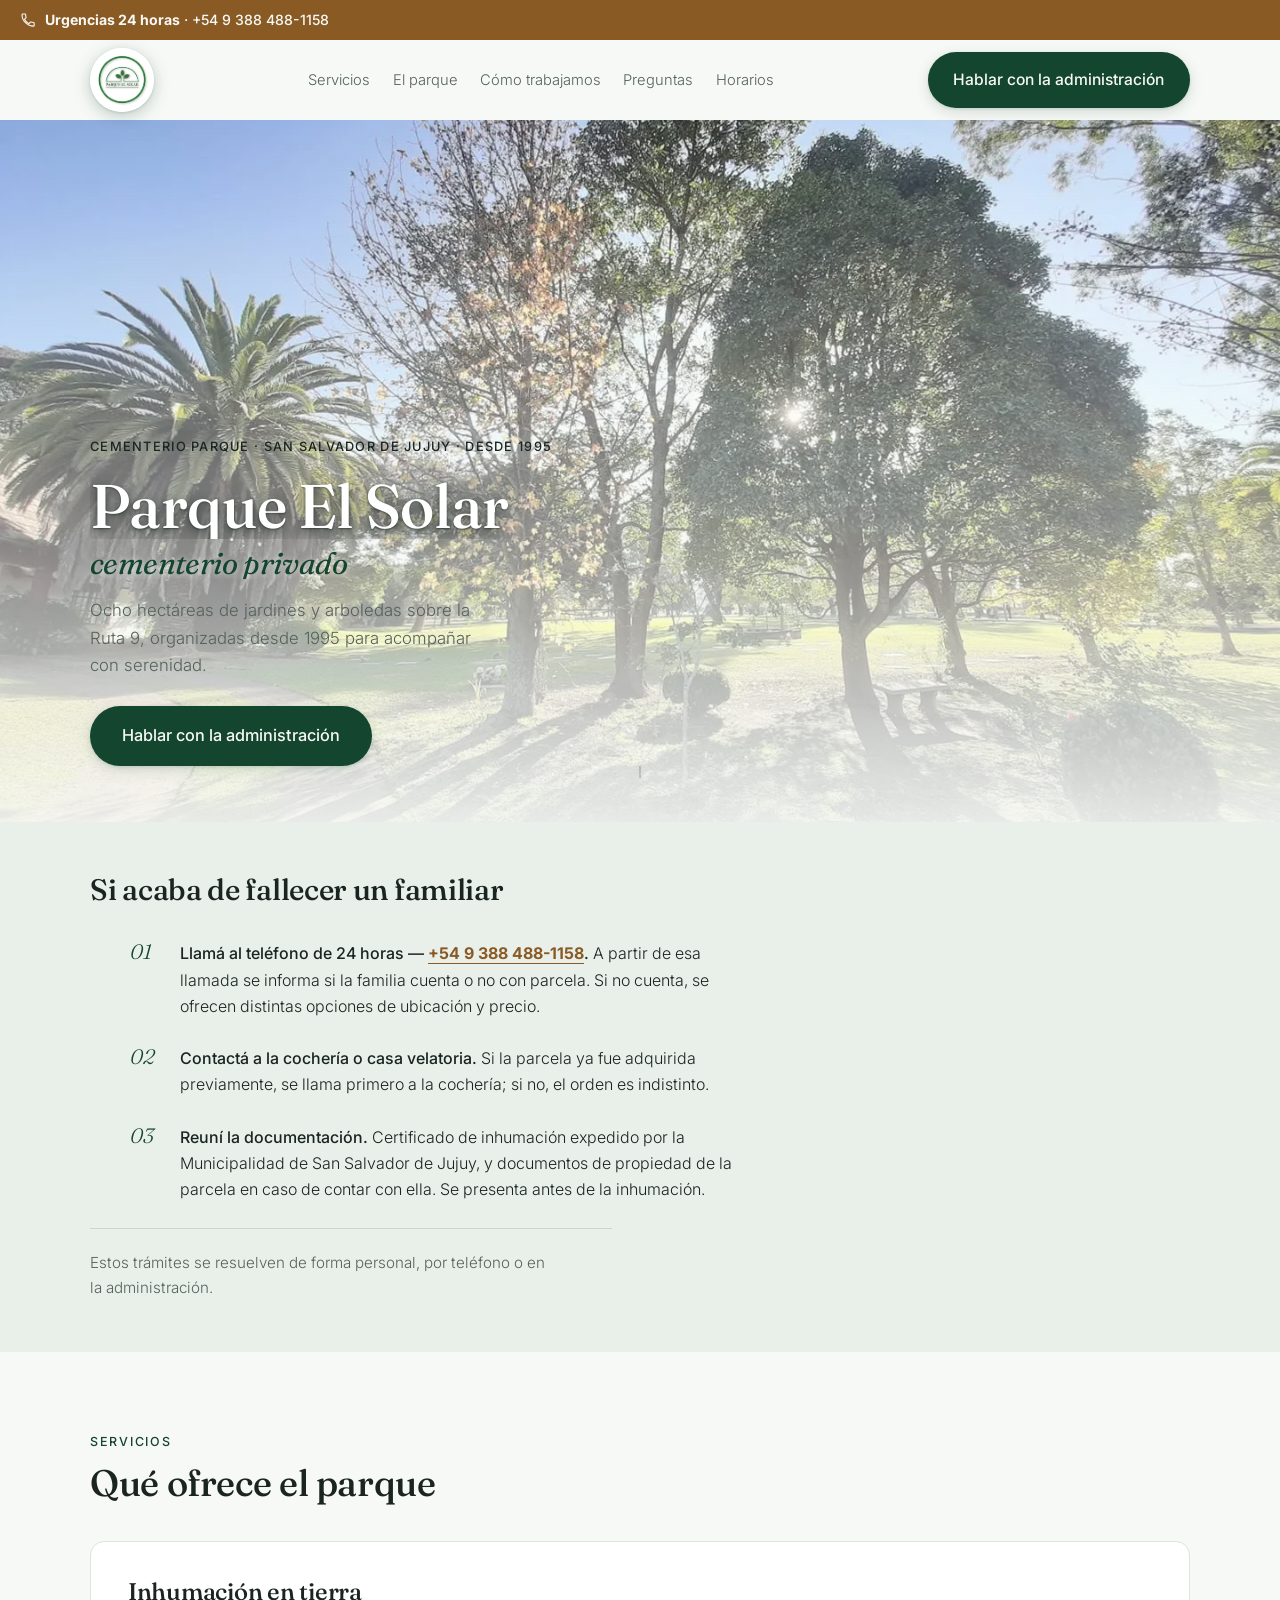
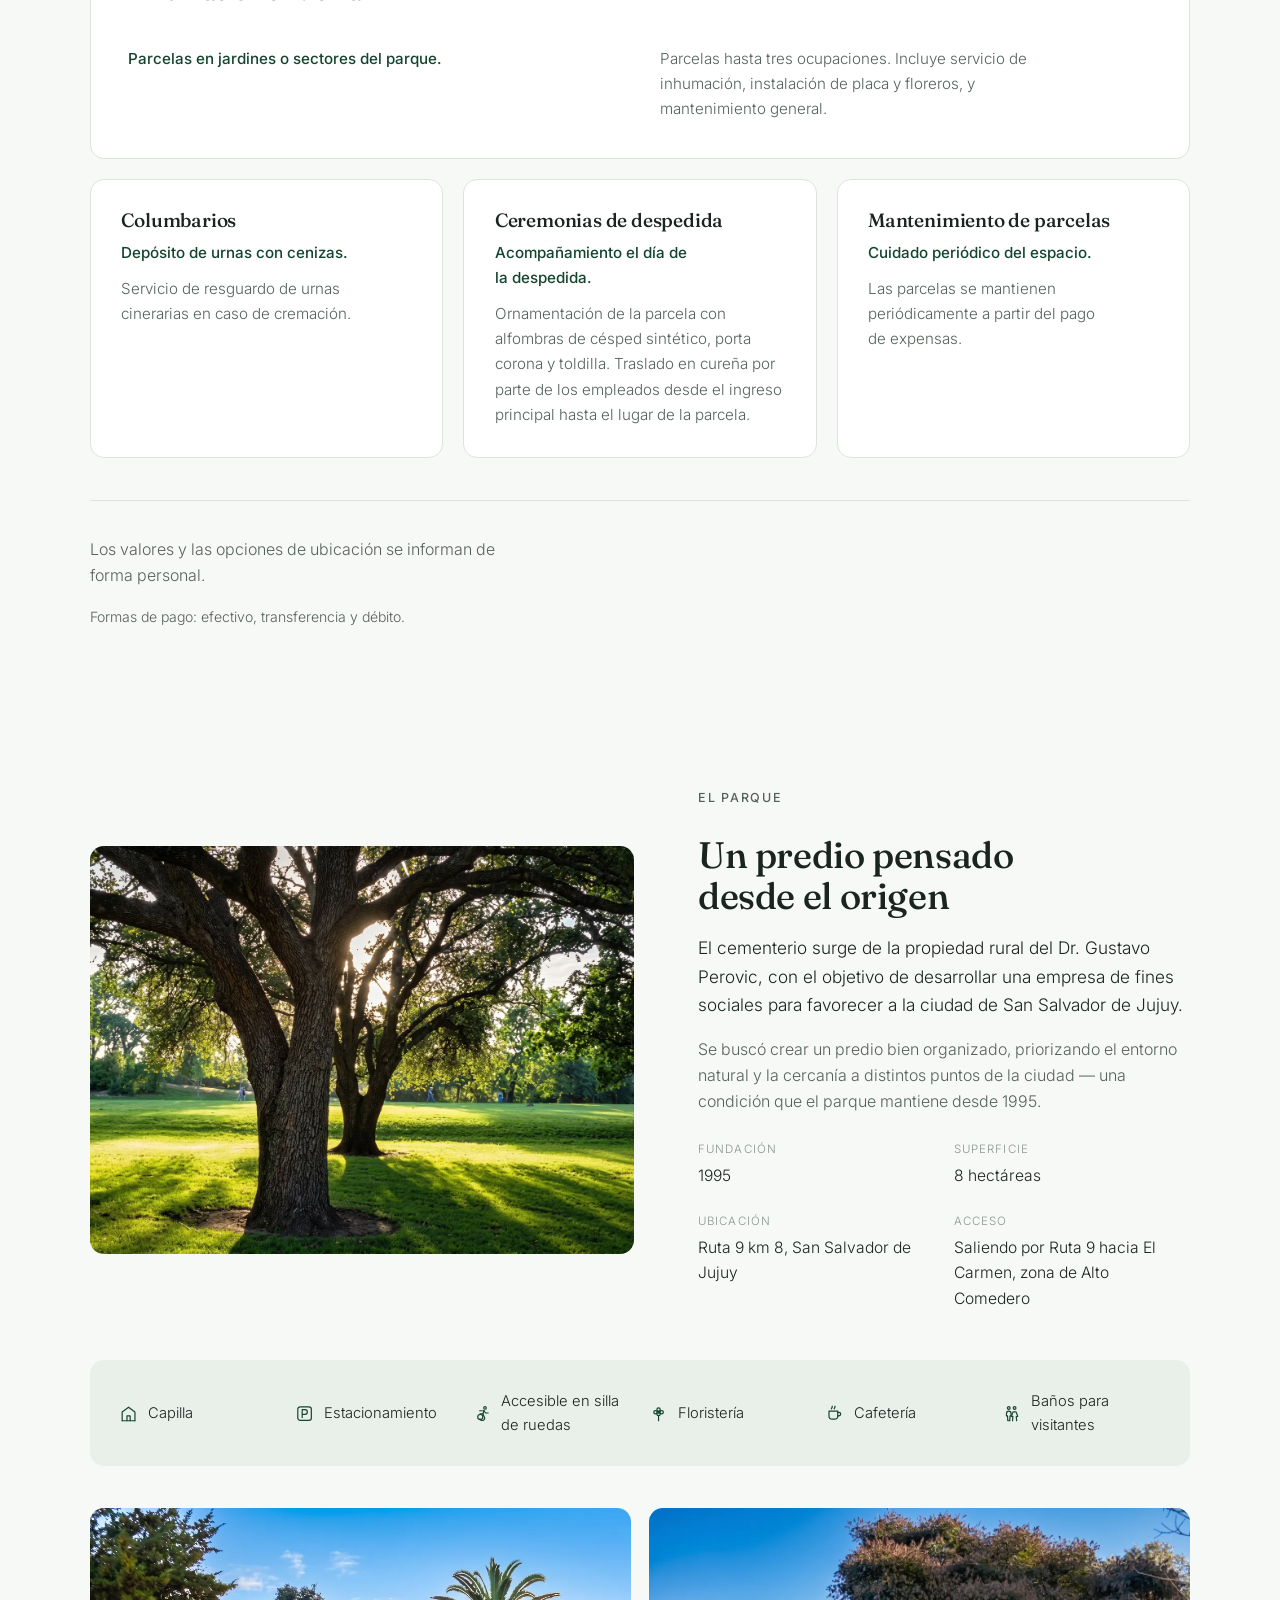
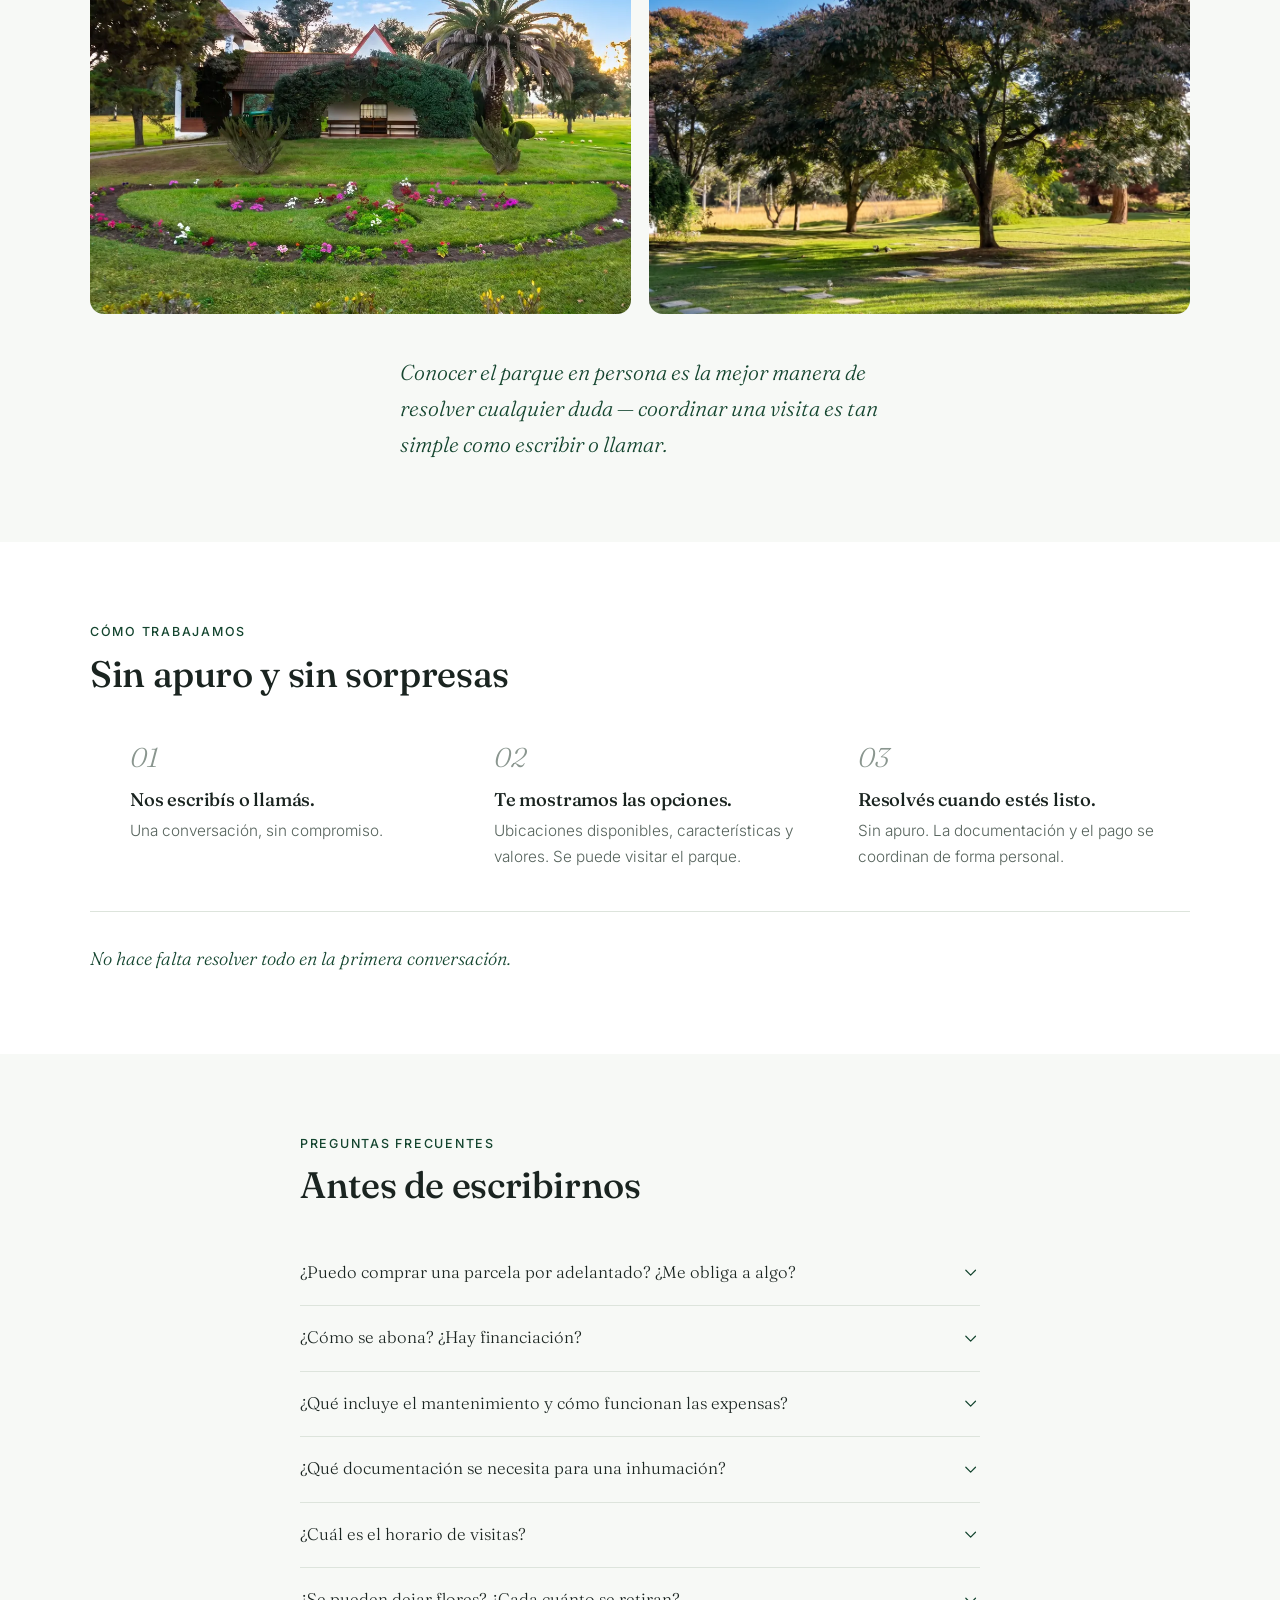
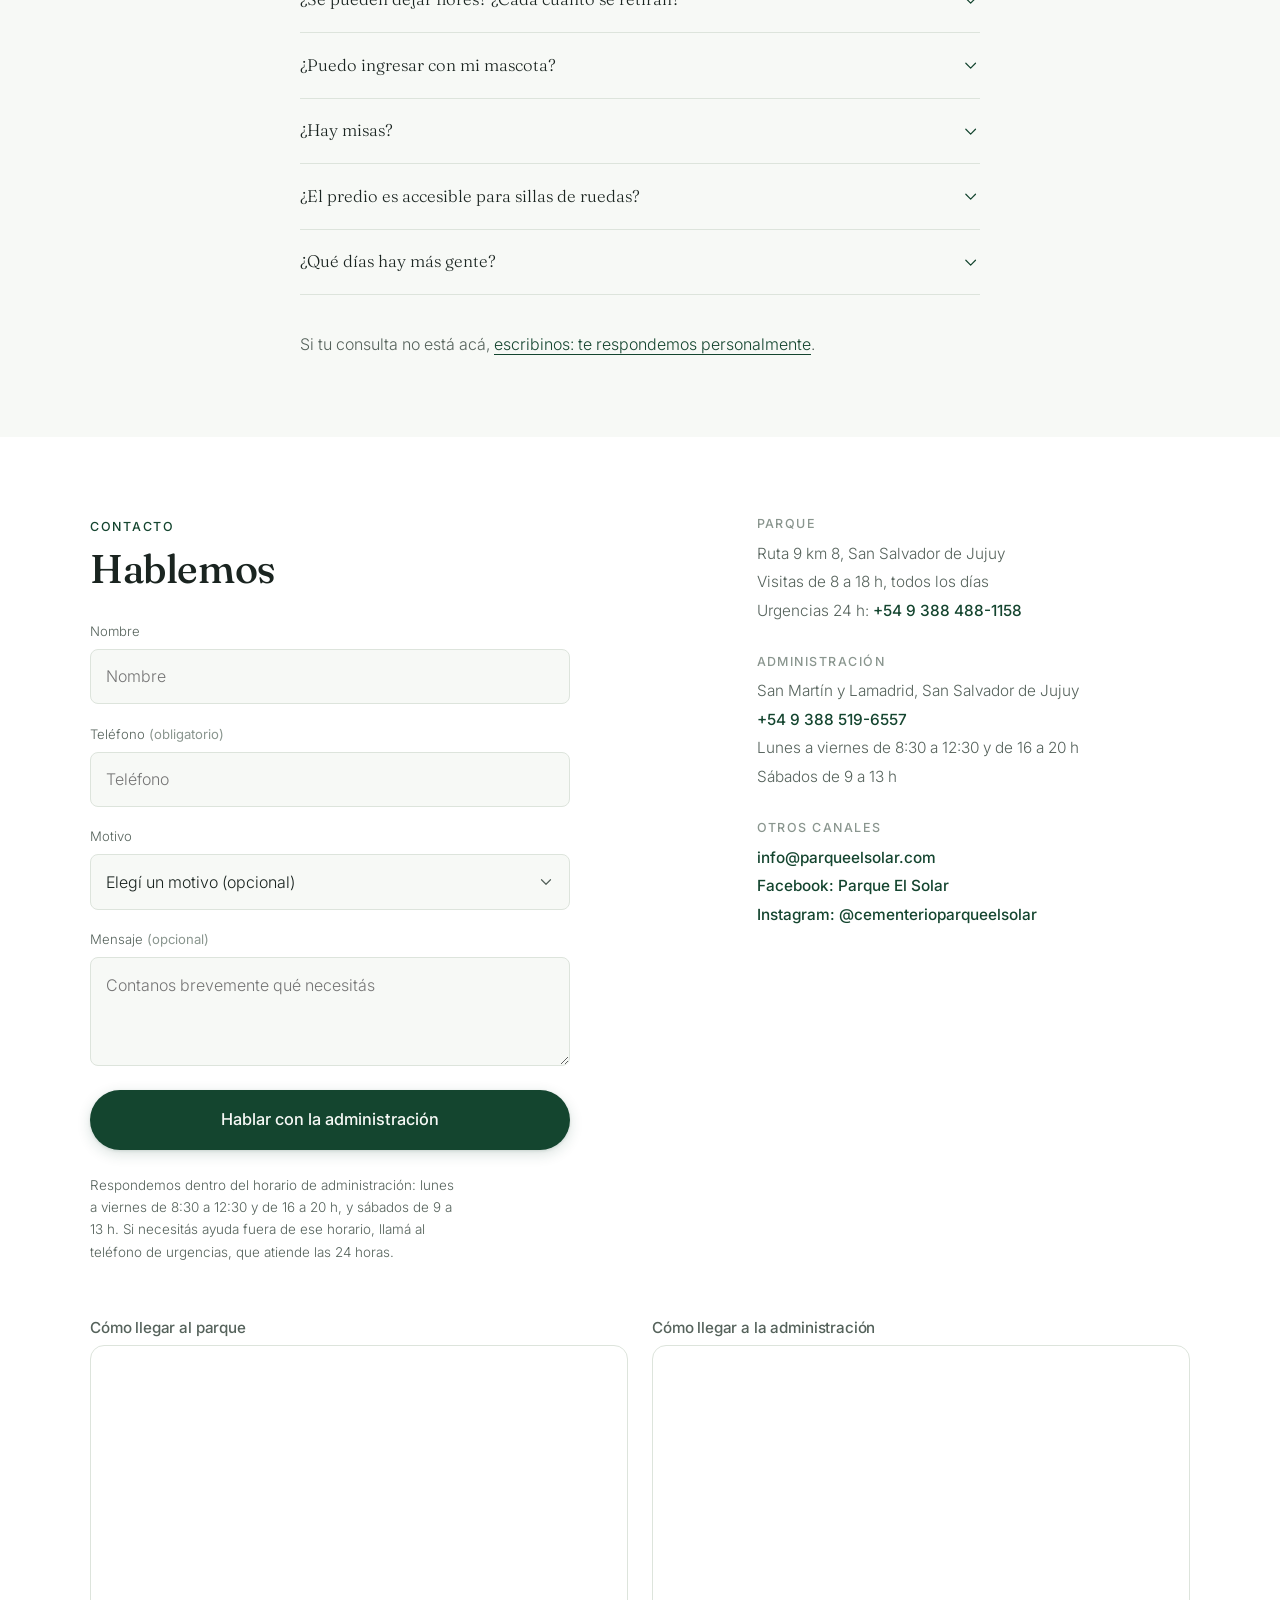
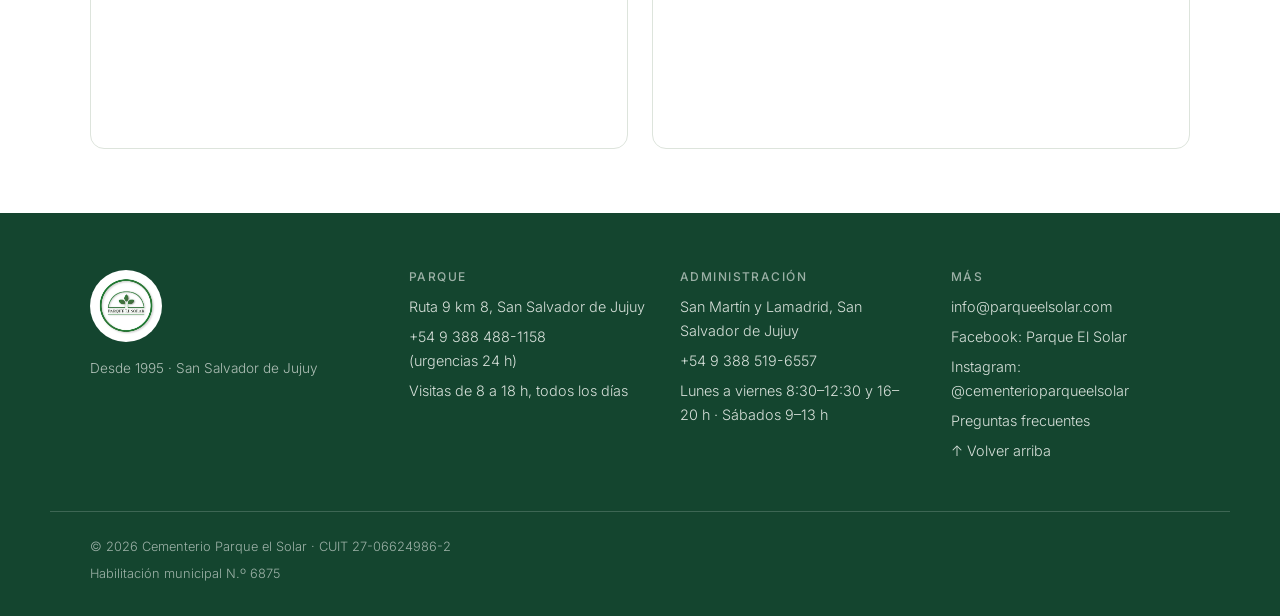
<file: index.html>
<!doctype html>
<html lang="es">
<head>
<meta charset="utf-8">
<meta name="viewport" content="width=device-width, initial-scale=1">
<title>Cementerio Parque El Solar · San Salvador de Jujuy</title>
<meta name="description" content="Cementerio Parque El Solar, en San Salvador de Jujuy. Ocho hectáreas de jardines y arboledas desde 1995. Inhumación, columbarios, ceremonias y mantenimiento de parcelas. Hablá con la administración.">
<meta name="theme-color" content="#14452F">

<link rel="icon" type="image/svg+xml" href="favicon.svg?v=20260828">

<link rel="preconnect" href="https://fonts.googleapis.com">
<link rel="preconnect" href="https://fonts.gstatic.com" crossorigin>
<link rel="stylesheet" href="https://fonts.googleapis.com/css2?family=Fraunces:ital,opsz,wght@0,9..144,300;0,9..144,400;0,9..144,500;0,9..144,600;1,9..144,400;1,9..144,500&family=Inter:wght@300;400;500&display=swap">

<link rel="preload" as="image" href="assets/img/hero.webp" fetchpriority="high">
<link rel="stylesheet" href="styles.css?v=20260828">

<meta property="og:title" content="Cementerio Parque El Solar · San Salvador de Jujuy">
<meta property="og:description" content="Ocho hectáreas de jardines y arboledas desde 1995. Hablá con la administración.">
<meta property="og:image" content="assets/img/hero.webp">
<meta property="og:type" content="website">
</head>
<body id="top">

<a class="skip-link" href="#contenido">Saltar al contenido</a>

<!-- ===========================================================
     ELEMENTO CERO — acceso permanente a urgencias 24 h.
     Presente desde el primer píxel, sin animación de entrada.
     Versión de escritorio (barra superior) y versión móvil
     (barra inferior fija) conviven en el HTML; el CSS muestra
     una u otra según el ancho de pantalla.
     =========================================================== -->
<div class="urgencias-bar urgencias-bar--desktop" role="complementary" aria-label="Urgencias las 24 horas">
  <a class="urgencias-bar-link" href="tel:+5493884881158">
    <svg class="icon" viewBox="0 0 24 24" fill="none" stroke="currentColor" stroke-width="1.6" stroke-linecap="round" stroke-linejoin="round" aria-hidden="true"><path d="M6.6 10.8c1.4 2.8 3.8 5.2 6.6 6.6l2.2-2.2c.3-.3.7-.4 1-.2 1.1.4 2.3.6 3.6.6.6 0 1 .4 1 1V20c0 .6-.4 1-1 1C10.9 21 3 13.1 3 3.9c0-.5.4-1 1-1h3.4c.6 0 1 .4 1 1 0 1.2.2 2.4.6 3.6.1.4 0 .8-.2 1z"/></svg>
    <span><strong>Urgencias 24 horas</strong> · +54 9 388 488-1158</span>
  </a>
</div>

<div class="urgencias-bar urgencias-bar--mobile" data-urgencias-mobile role="complementary" aria-label="Urgencias las 24 horas">
  <a class="urgencias-mobile-btn" href="tel:+5493884881158">
    <svg class="icon" viewBox="0 0 24 24" fill="none" stroke="currentColor" stroke-width="1.6" stroke-linecap="round" stroke-linejoin="round" aria-hidden="true"><path d="M6.6 10.8c1.4 2.8 3.8 5.2 6.6 6.6l2.2-2.2c.3-.3.7-.4 1-.2 1.1.4 2.3.6 3.6.6.6 0 1 .4 1 1V20c0 .6-.4 1-1 1C10.9 21 3 13.1 3 3.9c0-.5.4-1 1-1h3.4c.6 0 1 .4 1 1 0 1.2.2 2.4.6 3.6.1.4 0 .8-.2 1z"/></svg>
    <span>Llamar 24&nbsp;h</span>
  </a>
  <a class="urgencias-mobile-btn urgencias-mobile-btn--wa" href="https://wa.me/5493884881158?text=Hola%2C%20necesito%20ayuda%20urgente." target="_blank" rel="noopener" data-wa-origin="urgenciasMovil">
    <svg class="icon" viewBox="0 0 24 24" fill="none" stroke="currentColor" stroke-width="1.6" stroke-linecap="round" stroke-linejoin="round" aria-hidden="true"><path d="M3 21l1.6-4.7A8.5 8.5 0 1 1 8 19.3z"/><path d="M8.3 9.8c.2 1.6 1.6 3.3 3.4 4a3.6 3.6 0 0 0 2 .2c.4-.1.7-.5.6-.9l-.3-1a.6.6 0 0 0-.6-.4l-1.2.2a4.9 4.9 0 0 1-2-2.5l.5-1a.6.6 0 0 0-.1-.7l-.7-.8a.7.7 0 0 0-1-.1c-.6.5-1 1.2-.9 2.1z"/></svg>
    <span>WhatsApp</span>
  </a>
</div>

<!-- ===========================================================
     NAV STICKY
     =========================================================== -->
<header class="nav" data-nav>
  <div class="nav-inner container">
    <a class="nav-logo" href="#top">
      <img src="assets/img/logo.webp" alt="Cementerio Parque El Solar" width="562" height="562">
    </a>

    <nav class="nav-links" aria-label="Principal">
      <a href="#servicios">Servicios</a>
      <a href="#parque">El parque</a>
      <a href="#como-trabajamos">Cómo trabajamos</a>
      <a href="#preguntas">Preguntas</a>
      <a href="#contacto">Horarios</a>
    </nav>

    <a class="btn btn-cta nav-cta" data-cta data-wa-origin="nav"
       href="https://wa.me/5493885196557?text=Hola%2C%20quisiera%20hablar%20con%20la%20administracion."
       target="_blank" rel="noopener">Hablar con la administración</a>

    <details class="nav-mobile" data-nav-mobile>
      <summary class="nav-mobile-toggle" aria-label="Abrir menú">
        <svg class="icon icon-open" viewBox="0 0 24 24" fill="none" stroke="currentColor" stroke-width="1.6" stroke-linecap="round" aria-hidden="true"><path d="M4 7h16M4 12h16M4 17h16"/></svg>
        <svg class="icon icon-close" viewBox="0 0 24 24" fill="none" stroke="currentColor" stroke-width="1.6" stroke-linecap="round" aria-hidden="true"><path d="M5 5l14 14M19 5L5 19"/></svg>
      </summary>
      <div class="nav-mobile-panel">
        <a href="#servicios">Servicios</a>
        <a href="#parque">El parque</a>
        <a href="#como-trabajamos">Cómo trabajamos</a>
        <a href="#preguntas">Preguntas</a>
        <a href="#contacto">Horarios</a>
        <a class="btn btn-cta" data-cta data-wa-origin="nav"
           href="https://wa.me/5493885196557?text=Hola%2C%20quisiera%20hablar%20con%20la%20administracion."
           target="_blank" rel="noopener">Hablar con la administración</a>
      </div>
    </details>
  </div>
</header>

<main id="contenido">

  <!-- =========================================================
       HERO
       ========================================================= -->
  <section class="hero" aria-label="Presentación">
    <div class="hero-media">
      <img class="hero-bg" data-parallax src="assets/img/hero.webp" alt="Caminería del parque bordeada de palmeras y arboleda, con luz de sol." fetchpriority="high" loading="eager" decoding="sync" width="1440" height="1080">
      <div class="hero-veil" aria-hidden="true"></div>
    </div>
    <div class="hero-content container">
      <p class="kicker" data-reveal>Cementerio Parque · San Salvador de Jujuy · Desde 1995</p>
      <h1 class="hero-title" data-split="lines">Parque El Solar<br><span class="hero-title-sub">cementerio privado</span></h1>
      <p class="hero-sub" data-reveal>Ocho hectáreas de jardines y arboledas sobre la Ruta 9, organizadas desde 1995 para acompañar con serenidad.</p>
      <a class="btn btn-cta btn-cta--lg" data-cta data-wa-origin="hero"
         href="https://wa.me/5493885196557?text=Hola%2C%20quisiera%20hablar%20con%20la%20administracion."
         target="_blank" rel="noopener" data-reveal>Hablar con la administración</a>
    </div>
    <a class="hero-scroll-cue" href="#necesidad-inmediata" aria-label="Seguir bajando">
      <span aria-hidden="true"></span>
    </a>
  </section>

  <!-- =========================================================
       NECESIDAD INMEDIATA — derivación, no sección aparte
       ========================================================= -->
  <section id="necesidad-inmediata" class="necesidad" aria-labelledby="necesidad-h">
    <div class="container">
      <h2 id="necesidad-h" class="necesidad-title" data-reveal>Si acaba de fallecer un familiar</h2>
      <ol class="necesidad-steps">
        <li data-reveal>
          <span class="necesidad-num">01</span>
          <p><strong>Llamá al teléfono de 24 horas —
            <a class="urgencia-inline" href="tel:+5493884881158">+54 9 388 488-1158</a>.</strong>
            A partir de esa llamada se informa si la familia cuenta o no con parcela. Si no cuenta, se ofrecen distintas opciones de ubicación y precio.</p>
        </li>
        <li data-reveal>
          <span class="necesidad-num">02</span>
          <p><strong>Contactá a la cochería o casa velatoria.</strong>
            Si la parcela ya fue adquirida previamente, se llama primero a la cochería; si no, el orden es indistinto.</p>
        </li>
        <li data-reveal>
          <span class="necesidad-num">03</span>
          <p><strong>Reuní la documentación.</strong>
            Certificado de inhumación expedido por la Municipalidad de San Salvador de Jujuy, y documentos de propiedad de la parcela en caso de contar con ella. Se presenta antes de la inhumación.</p>
        </li>
      </ol>
      <p class="necesidad-close" data-reveal>Estos trámites se resuelven de forma personal, por teléfono o en la administración.</p>
    </div>
  </section>

  <!-- =========================================================
       SERVICIOS
       ========================================================= -->
  <section id="servicios" class="servicios" aria-labelledby="servicios-h">
    <div class="container">
      <p class="section-kicker" data-reveal>Servicios</p>
      <h2 id="servicios-h" data-reveal>Qué ofrece el parque</h2>

      <div class="bento">
        <article class="card card--lead" data-reveal>
          <h3>Inhumación en tierra</h3>
          <p class="card-resumen">Parcelas en jardines o sectores del parque.</p>
          <p class="card-detalle">Parcelas hasta tres ocupaciones. Incluye servicio de inhumación, instalación de placa y floreros, y mantenimiento general.</p>
        </article>
        <article class="card" data-reveal>
          <h3>Columbarios</h3>
          <p class="card-resumen">Depósito de urnas con cenizas.</p>
          <p class="card-detalle">Servicio de resguardo de urnas cinerarias en caso de cremación.</p>
        </article>
        <article class="card" data-reveal>
          <h3>Ceremonias de despedida</h3>
          <p class="card-resumen">Acompañamiento el día de la despedida.</p>
          <p class="card-detalle">Ornamentación de la parcela con alfombras de césped sintético, porta corona y toldilla. Traslado en cureña por parte de los empleados desde el ingreso principal hasta el lugar de la parcela.</p>
        </article>
        <article class="card" data-reveal>
          <h3>Mantenimiento de parcelas</h3>
          <p class="card-resumen">Cuidado periódico del espacio.</p>
          <p class="card-detalle">Las parcelas se mantienen periódicamente a partir del pago de expensas.</p>
        </article>
      </div>

      <div class="servicios-close" data-reveal>
        <p>Los valores y las opciones de ubicación se informan de forma personal.</p>
        <p class="servicios-pago">Formas de pago: efectivo, transferencia y débito.</p>
      </div>
    </div>
  </section>

  <!-- =========================================================
       EL PARQUE
       ========================================================= -->
  <section id="parque" class="parque" aria-labelledby="parque-h">
    <div class="container parque-grid">
      <figure class="parque-figure" data-reveal>
        <img data-parallax src="assets/img/parque-jardines.webp" alt="Añosos árboles sobre el césped del parque." loading="lazy" decoding="async" width="1600" height="1051">
      </figure>

      <div class="parque-text">
        <p class="section-kicker" data-reveal>El parque</p>
        <h2 id="parque-h" data-reveal>Un predio pensado desde el origen</h2>
        <p class="parque-lead" data-reveal>El cementerio surge de la propiedad rural del Dr. Gustavo Perovic, con el objetivo de desarrollar una empresa de fines sociales para favorecer a la ciudad de San Salvador de Jujuy.</p>
        <p data-reveal>Se buscó crear un predio bien organizado, priorizando el entorno natural y la cercanía a distintos puntos de la ciudad — una condición que el parque mantiene desde 1995.</p>

        <dl class="parque-datos" data-reveal>
          <div><dt>Fundación</dt><dd>1995</dd></div>
          <div><dt>Superficie</dt><dd>8 hectáreas</dd></div>
          <div><dt>Ubicación</dt><dd>Ruta 9 km 8, San Salvador de Jujuy</dd></div>
          <div><dt>Acceso</dt><dd>Saliendo por Ruta 9 hacia El Carmen, zona de Alto Comedero</dd></div>
        </dl>
      </div>
    </div>

    <div class="container">
      <ul class="instalaciones" data-reveal>
        <li>
          <svg class="icon" viewBox="0 0 24 24" fill="none" stroke="currentColor" stroke-width="1.5" stroke-linecap="round" stroke-linejoin="round" aria-hidden="true"><path d="M4 21V10l8-6 8 6v11"/><path d="M4 21h16"/><path d="M10 21v-6h4v6"/></svg>
          <span>Capilla</span>
        </li>
        <li>
          <svg class="icon" viewBox="0 0 24 24" fill="none" stroke="currentColor" stroke-width="1.5" stroke-linecap="round" stroke-linejoin="round" aria-hidden="true"><rect x="3.5" y="3.5" width="17" height="17" rx="3"/><path d="M9 17V7h3.5a3 3 0 0 1 0 6H9"/></svg>
          <span>Estacionamiento</span>
        </li>
        <li>
          <svg class="icon" viewBox="0 0 24 24" fill="none" stroke="currentColor" stroke-width="1.5" stroke-linecap="round" stroke-linejoin="round" aria-hidden="true"><circle cx="16.3" cy="5" r="1.6"/><path d="M15 8.2l-1.2 4.3H10"/><path d="M15 8.2l2 3.1h3.3"/><path d="M13.8 12.5l1.3 3.1a3 3 0 1 1-5 3"/><path d="M9.6 8.5h3.4"/><circle cx="10.4" cy="16.4" r="3.2"/></svg>
          <span>Accesible en silla de ruedas</span>
        </li>
        <li>
          <svg class="icon" viewBox="0 0 24 24" fill="none" stroke="currentColor" stroke-width="1.5" stroke-linecap="round" stroke-linejoin="round" aria-hidden="true"><circle cx="12" cy="7" r="2.1"/><circle cx="8.1" cy="10.4" r="2.1"/><circle cx="15.9" cy="10.4" r="2.1"/><circle cx="12" cy="12.4" r="2.1"/><circle cx="12" cy="10.2" r="1.2"/><path d="M12 14.3V21"/></svg>
          <span>Floristería</span>
        </li>
        <li>
          <svg class="icon" viewBox="0 0 24 24" fill="none" stroke="currentColor" stroke-width="1.5" stroke-linecap="round" stroke-linejoin="round" aria-hidden="true"><path d="M5 9h11v6a4 4 0 0 1-4 4H9a4 4 0 0 1-4-4V9z"/><path d="M16 10.5h1.5a2.2 2.2 0 0 1 0 4.4H16"/><path d="M8 6c0-.7.5-1 .8-1.5.4-.6.4-1 .2-1.7M11.5 6c0-.7.5-1 .8-1.5.4-.6.4-1 .2-1.7"/></svg>
          <span>Cafetería</span>
        </li>
        <li>
          <svg class="icon" viewBox="0 0 24 24" fill="none" stroke="currentColor" stroke-width="1.5" stroke-linecap="round" stroke-linejoin="round" aria-hidden="true"><circle cx="8.5" cy="5" r="1.7"/><path d="M8.5 9c-1.8 0-2.9 1.4-2.9 3.1V15h1.3l.4 6h2.4l.4-6h1.3v-2.9C11.4 10.4 10.3 9 8.5 9z"/><circle cx="15.8" cy="5" r="1.7"/><path d="M13.2 21l.5-5.3h-1.8l1.5-4.8a1.5 1.5 0 0 1 1.5-1.1h1.8a1.5 1.5 0 0 1 1.5 1.1l1.5 4.8h-1.8l.5 5.3"/></svg>
          <span>Baños para visitantes</span>
        </li>
      </ul>
    </div>

    <div class="container parque-galeria">
      <figure class="parque-galeria-item" data-reveal>
        <img src="assets/img/parque-2.webp" alt="Jardín del parque con glorieta cubierta de enredadera y palmera." loading="lazy" decoding="async" width="1200" height="796">
      </figure>
      <figure class="parque-galeria-item" data-reveal>
        <img src="assets/img/parque-3.webp" alt="Árbol de gran porte sobre el césped del parque, con cielo despejado." loading="lazy" decoding="async" width="1200" height="899">
      </figure>
    </div>

    <p class="parque-bridge container" data-reveal>Conocer el parque en persona es la mejor manera de resolver cualquier duda — coordinar una visita es tan simple como escribir o llamar.</p>
  </section>

  <!-- =========================================================
       CÓMO TRABAJAMOS
       ========================================================= -->
  <section id="como-trabajamos" class="proceso" aria-labelledby="proceso-h">
    <div class="container">
      <p class="section-kicker" data-reveal>Cómo trabajamos</p>
      <h2 id="proceso-h" data-reveal>Sin apuro y sin sorpresas</h2>

      <ol class="proceso-steps">
        <li data-reveal>
          <span class="proceso-num">01</span>
          <h3>Nos escribís o llamás.</h3>
          <p>Una conversación, sin compromiso.</p>
        </li>
        <li data-reveal>
          <span class="proceso-num">02</span>
          <h3>Te mostramos las opciones.</h3>
          <p>Ubicaciones disponibles, características y valores. Se puede visitar el parque.</p>
        </li>
        <li data-reveal>
          <span class="proceso-num">03</span>
          <h3>Resolvés cuando estés listo.</h3>
          <p>Sin apuro. La documentación y el pago se coordinan de forma personal.</p>
        </li>
      </ol>

      <p class="proceso-bridge" data-reveal>No hace falta resolver todo en la primera conversación.</p>
    </div>
  </section>

  <!-- =========================================================
       PREGUNTAS FRECUENTES
       ========================================================= -->
  <section id="preguntas" class="faq" aria-labelledby="faq-h">
    <div class="container container--narrow">
      <p class="section-kicker" data-reveal>Preguntas frecuentes</p>
      <h2 id="faq-h" data-reveal>Antes de escribirnos</h2>

      <div class="faq-list" data-reveal>
        <details class="faq-item">
          <summary>¿Puedo comprar una parcela por adelantado? ¿Me obliga a algo?
            <svg class="icon" viewBox="0 0 24 24" fill="none" stroke="currentColor" stroke-width="1.5" stroke-linecap="round" stroke-linejoin="round" aria-hidden="true"><path d="M6 9l6 6 6-6"/></svg>
          </summary>
          <p>Sí. Adquirir una parcela con anticipación es una decisión habitual y no genera ninguna obligación adicional más allá de la parcela en sí. Podés consultar ubicaciones y valores cuando quieras, sin apuro.</p>
        </details>
        <details class="faq-item">
          <summary>¿Cómo se abona? ¿Hay financiación?
            <svg class="icon" viewBox="0 0 24 24" fill="none" stroke="currentColor" stroke-width="1.5" stroke-linecap="round" stroke-linejoin="round" aria-hidden="true"><path d="M6 9l6 6 6-6"/></svg>
          </summary>
          <p>Se puede abonar en efectivo, por transferencia o con débito.</p>
        </details>
        <details class="faq-item">
          <summary>¿Qué incluye el mantenimiento y cómo funcionan las expensas?
            <svg class="icon" viewBox="0 0 24 24" fill="none" stroke="currentColor" stroke-width="1.5" stroke-linecap="round" stroke-linejoin="round" aria-hidden="true"><path d="M6 9l6 6 6-6"/></svg>
          </summary>
          <p>El mantenimiento incluye el cuidado periódico del espacio de cada parcela. Se sostiene con el pago de expensas, que se abonan de forma periódica y se informan en la administración.</p>
        </details>
        <details class="faq-item">
          <summary>¿Qué documentación se necesita para una inhumación?
            <svg class="icon" viewBox="0 0 24 24" fill="none" stroke="currentColor" stroke-width="1.5" stroke-linecap="round" stroke-linejoin="round" aria-hidden="true"><path d="M6 9l6 6 6-6"/></svg>
          </summary>
          <p>El certificado de inhumación expedido por la Municipalidad de San Salvador de Jujuy y, si la parcela ya fue adquirida, los documentos que acrediten su propiedad. Se presenta antes de la inhumación.</p>
        </details>
        <details class="faq-item">
          <summary>¿Cuál es el horario de visitas?
            <svg class="icon" viewBox="0 0 24 24" fill="none" stroke="currentColor" stroke-width="1.5" stroke-linecap="round" stroke-linejoin="round" aria-hidden="true"><path d="M6 9l6 6 6-6"/></svg>
          </summary>
          <p>El parque recibe visitas todos los días, de 8 a 18 h.</p>
        </details>
        <details class="faq-item">
          <summary>¿Se pueden dejar flores? ¿Cada cuánto se retiran?
            <svg class="icon" viewBox="0 0 24 24" fill="none" stroke="currentColor" stroke-width="1.5" stroke-linecap="round" stroke-linejoin="round" aria-hidden="true"><path d="M6 9l6 6 6-6"/></svg>
          </summary>
          <p>Sí, se pueden dejar flores en las parcelas. El personal del parque las retira periódicamente como parte del mantenimiento general.</p>
        </details>
        <details class="faq-item">
          <summary>¿Puedo ingresar con mi mascota?
            <svg class="icon" viewBox="0 0 24 24" fill="none" stroke="currentColor" stroke-width="1.5" stroke-linecap="round" stroke-linejoin="round" aria-hidden="true"><path d="M6 9l6 6 6-6"/></svg>
          </summary>
          <p>No, el ingreso de mascotas no está permitido dentro del parque.</p>
        </details>
        <details class="faq-item">
          <summary>¿Hay misas?
            <svg class="icon" viewBox="0 0 24 24" fill="none" stroke="currentColor" stroke-width="1.5" stroke-linecap="round" stroke-linejoin="round" aria-hidden="true"><path d="M6 9l6 6 6-6"/></svg>
          </summary>
          <p>Se celebran cuando se solicitan.</p>
        </details>
        <details class="faq-item">
          <summary>¿El predio es accesible para sillas de ruedas?
            <svg class="icon" viewBox="0 0 24 24" fill="none" stroke="currentColor" stroke-width="1.5" stroke-linecap="round" stroke-linejoin="round" aria-hidden="true"><path d="M6 9l6 6 6-6"/></svg>
          </summary>
          <p>Sí. El parque cuenta con acceso para sillas de ruedas en sus caminerías principales.</p>
        </details>
        <details class="faq-item">
          <summary>¿Qué días hay más gente?
            <svg class="icon" viewBox="0 0 24 24" fill="none" stroke="currentColor" stroke-width="1.5" stroke-linecap="round" stroke-linejoin="round" aria-hidden="true"><path d="M6 9l6 6 6-6"/></svg>
          </summary>
          <p>Día de los Muertos, Día de la Madre, Día del Padre y Navidad; conviene prever demora.</p>
        </details>
      </div>

      <p class="faq-close" data-reveal>Si tu consulta no está acá, <a href="#contacto">escribinos: te respondemos personalmente</a>.</p>
    </div>
  </section>

  <!-- =========================================================
       CONTACTO — punto de conversión
       ========================================================= -->
  <section id="contacto" class="contacto" aria-labelledby="contacto-h">
    <div class="container contacto-grid">
      <div class="contacto-form-col" data-reveal>
        <p class="section-kicker">Contacto</p>
        <h2 id="contacto-h">Hablemos</h2>

        <noscript>
          <p class="contacto-noscript">Para escribirnos hace falta JavaScript activado. Mientras tanto, podés llamar a la administración al <a href="tel:+5493885196557">+54 9 388 519-6557</a> o escribir por WhatsApp al mismo número.</p>
        </noscript>

        <form class="contacto-form" data-contact-form novalidate>
          <div class="field">
            <label for="f-nombre">Nombre</label>
            <input id="f-nombre" name="nombre" type="text" autocomplete="name" placeholder="Nombre">
          </div>
          <div class="field">
            <label for="f-telefono">Teléfono <span class="req">(obligatorio)</span></label>
            <input id="f-telefono" name="telefono" type="tel" autocomplete="tel" required placeholder="Teléfono">
          </div>
          <div class="field">
            <label for="f-motivo">Motivo</label>
            <select id="f-motivo" name="motivo">
              <option value="" selected>Elegí un motivo (opcional)</option>
              <option value="Necesidad inmediata">Necesidad inmediata</option>
              <option value="Adquirir una parcela">Adquirir una parcela</option>
              <option value="Mantenimiento y expensas">Mantenimiento y expensas</option>
              <option value="Otra consulta">Otra consulta</option>
            </select>
          </div>
          <div class="field">
            <label for="f-mensaje">Mensaje <span class="req">(opcional)</span></label>
            <textarea id="f-mensaje" name="mensaje" rows="3" placeholder="Contanos brevemente qué necesitás"></textarea>
          </div>

          <button type="submit" class="btn btn-cta btn-cta--lg contacto-submit">
            <span class="btn-label">Hablar con la administración</span>
          </button>

          <p class="contacto-micro">Respondemos dentro del horario de administración: lunes a viernes de 8:30 a 12:30 y de 16 a 20&nbsp;h, y sábados de 9 a 13&nbsp;h. Si necesitás ayuda fuera de ese horario, llamá al teléfono de urgencias, que atiende las 24 horas.</p>
        </form>

        <div class="contacto-success" data-contact-success aria-hidden="true">
          <svg class="icon" viewBox="0 0 24 24" fill="none" stroke="currentColor" stroke-width="2" stroke-linecap="round" stroke-linejoin="round" aria-hidden="true"><path d="M4 12.5l5 5L20 6"/></svg>
          <p>Se abrió WhatsApp con tu mensaje listo para enviar. Si no se abrió solo, escribinos directamente al <a href="tel:+5493885196557">+54 9 388 519-6557</a>.</p>
        </div>
      </div>

      <aside class="contacto-panel" data-reveal aria-label="Datos de contacto">
        <div class="contacto-panel-block">
          <h3>Parque</h3>
          <p>Ruta 9 km 8, San Salvador de Jujuy</p>
          <p>Visitas de 8 a 18&nbsp;h, todos los días</p>
          <p>Urgencias 24&nbsp;h: <a href="tel:+5493884881158">+54 9 388 488-1158</a></p>
        </div>
        <div class="contacto-panel-block">
          <h3>Administración</h3>
          <p>San Martín y Lamadrid, San Salvador de Jujuy</p>
          <p><a href="tel:+5493885196557">+54 9 388 519-6557</a></p>
          <p>Lunes a viernes de 8:30 a 12:30 y de 16 a 20&nbsp;h</p>
          <p>Sábados de 9 a 13&nbsp;h</p>
        </div>
        <div class="contacto-panel-block">
          <h3>Otros canales</h3>
          <p><a href="mailto:info@parqueelsolar.com">info@parqueelsolar.com</a></p>
          <p><a href="https://www.facebook.com/parqueelsolar/" target="_blank" rel="noopener">Facebook: Parque El Solar</a></p>
          <p><a href="https://www.instagram.com/cementerioparqueelsolar/" target="_blank" rel="noopener">Instagram: @cementerioparqueelsolar</a></p>
        </div>
      </aside>
    </div>

    <div class="container contacto-mapas">
      <div class="mapa-bloque" data-reveal>
        <h3>Cómo llegar al parque</h3>
        <div class="mapa-embed">
          <iframe src="https://www.google.com/maps?q=-24.2432127,-65.2784902&output=embed" loading="lazy" referrerpolicy="no-referrer-when-downgrade" title="Mapa: Cementerio Parque El Solar, Ruta 9 km 8, San Salvador de Jujuy"></iframe>
        </div>
      </div>
      <div class="mapa-bloque" data-reveal>
        <h3>Cómo llegar a la administración</h3>
        <div class="mapa-embed">
          <iframe src="https://www.google.com/maps?q=-24.1868104,-65.3068056&output=embed" loading="lazy" referrerpolicy="no-referrer-when-downgrade" title="Mapa: Administración, San Martín y Lamadrid, San Salvador de Jujuy"></iframe>
        </div>
      </div>
    </div>
  </section>

</main>

<!-- ===========================================================
     FOOTER
     =========================================================== -->
<footer class="footer">
  <div class="container footer-grid">
    <div class="footer-brand">
      <img class="footer-logo" src="assets/img/logo.webp" alt="Cementerio Parque El Solar" width="562" height="562">
      <p class="footer-since">Desde 1995 · San Salvador de Jujuy</p>
    </div>

    <div class="footer-col">
      <h3>Parque</h3>
      <p>Ruta 9 km 8, San Salvador de Jujuy</p>
      <p><a href="tel:+5493884881158">+54 9 388 488-1158</a> (urgencias 24&nbsp;h)</p>
      <p>Visitas de 8 a 18&nbsp;h, todos los días</p>
    </div>

    <div class="footer-col">
      <h3>Administración</h3>
      <p>San Martín y Lamadrid, San Salvador de Jujuy</p>
      <p><a href="tel:+5493885196557">+54 9 388 519-6557</a></p>
      <p>Lunes a viernes 8:30–12:30 y 16–20&nbsp;h · Sábados 9–13&nbsp;h</p>
    </div>

    <div class="footer-col">
      <h3>Más</h3>
      <p><a href="mailto:info@parqueelsolar.com">info@parqueelsolar.com</a></p>
      <p><a href="https://www.facebook.com/parqueelsolar/" target="_blank" rel="noopener">Facebook: Parque El Solar</a></p>
      <p><a href="https://www.instagram.com/cementerioparqueelsolar/" target="_blank" rel="noopener">Instagram: @cementerioparqueelsolar</a></p>
      <p><a href="#preguntas">Preguntas frecuentes</a></p>
      <p><a href="#top">↑ Volver arriba</a></p>
    </div>
  </div>

  <div class="container footer-legal">
    <p>© 2026 Cementerio Parque el Solar · CUIT 27-06624986-2</p>
    <p>Habilitación municipal N.º 6875</p>
  </div>
</footer>

<script defer src="lib/gsap.min.js?v=20260828"></script>
<script defer src="lib/ScrollTrigger.min.js?v=20260828"></script>
<script defer src="lib/manifest.js?v=20260828"></script>
<script defer src="main.js?v=20260828"></script>
</body>
</html>
</file>
<file: styles.css>
/* =============================================================
   Cementerio Parque El Solar — styles.css
   Archetype 01 · Editorial Light Cream, adaptado a paleta
   institucional verde inglés + blanco. Ver secciones numeradas.
   ============================================================= */

/* =============================================================
   1. Tokens
   ============================================================= */
:root {
  --papel:       #F7F9F6;
  --blanco:      #FFFFFF;
  --verde:       #14452F;
  --verde-2:     #1F5D42;
  --verde-vel:   #E9F0EA;
  --tinta:       #1A2420;
  --tinta-suave: #55625B;
  --piedra:      #8A968F;
  --linea:       #DDE4DC;
  --urgencia:    #8A5A24;

  --display: "Fraunces", Georgia, "Times New Roman", serif;
  --sans: "Inter", -apple-system, BlinkMacSystemFont, "Segoe UI", system-ui, sans-serif;

  --ease-out:  cubic-bezier(0.16, 1, 0.3, 1);
  --ease-soft: cubic-bezier(0.25, 0.46, 0.45, 0.94);

  --container-w: 1180px;
  --container-narrow-w: 760px;

  --urgencias-h: 2.5rem;
  --nav-h: 5rem;
  --nav-h-mobile: 4.75rem;
  --urgencias-mobile-h: 4.25rem; /* fallback; main.js sets the real value */

  --radius: 14px;
  --radius-sm: 8px;

  color-scheme: light;
}

/* =============================================================
   2. Reset & base
   ============================================================= */
*, *::before, *::after { box-sizing: border-box; margin: 0; }
html {
  -webkit-text-size-adjust: 100%;
  tab-size: 2;
  scroll-behavior: smooth;
  scroll-padding-top: calc(var(--nav-h-mobile) + 1rem);
  overflow-x: clip;
}
@media (min-width: 720px) {
  html { scroll-padding-top: calc(var(--urgencias-h) + var(--nav-h) + 1rem); }
}
@media (prefers-reduced-motion: reduce) {
  html { scroll-behavior: auto; }
}
body {
  background: var(--papel);
  color: var(--tinta);
  font-family: var(--sans);
  font-weight: 300;
  font-size: 16px;
  line-height: 1.65;
  -webkit-font-smoothing: antialiased;
  -moz-osx-font-smoothing: grayscale;
  text-rendering: optimizeLegibility;
  overflow-x: clip;
  overscroll-behavior-y: none;
  padding-top: calc(var(--nav-h-mobile));
  padding-bottom: var(--urgencias-mobile-h);
}
@media (min-width: 720px) {
  body {
    padding-top: calc(var(--urgencias-h) + var(--nav-h));
    padding-bottom: 0;
  }
}
img, svg, video { display: block; max-width: 100%; }
img { height: auto; }
button { font: inherit; color: inherit; cursor: pointer; border: 0; background: none; }
a { color: inherit; text-decoration: none; }
input, select, textarea { font: inherit; color: inherit; }
p { text-wrap: pretty; }
h1, h2, h3, h4 {
  font-family: var(--display);
  font-weight: 500;
  text-wrap: balance;
  line-height: 1.12;
  letter-spacing: -0.01em;
  color: var(--tinta);
}
em { font-style: italic; }
::selection { background: var(--verde); color: var(--papel); }

:focus-visible {
  outline: 2px solid var(--verde);
  outline-offset: 3px;
  border-radius: 4px;
}

/* =============================================================
   3. Utilities
   ============================================================= */
.container {
  width: 100%;
  max-width: var(--container-w);
  margin-inline: auto;
  padding-inline: 1.25rem;
}
.container--narrow { max-width: var(--container-narrow-w); }

.sr-only {
  position: absolute; width: 1px; height: 1px;
  padding: 0; margin: -1px; overflow: hidden;
  clip: rect(0,0,0,0); white-space: nowrap; border: 0;
}

.skip-link {
  position: fixed; top: -100px; left: 1rem; z-index: 9999;
  padding: .7rem 1.1rem; background: var(--verde); color: var(--papel);
  border-radius: var(--radius-sm); font-weight: 500; font-size: .9rem;
  transition: top .25s var(--ease-out);
}
.skip-link:focus { top: 1rem; }

.section-kicker {
  font-family: var(--sans);
  font-size: .78rem;
  font-weight: 500;
  letter-spacing: .14em;
  text-transform: uppercase;
  color: var(--verde);
  margin-bottom: .6rem;
}

.icon { width: 1.15em; height: 1.15em; flex-shrink: 0; }

/* =============================================================
   4. Reveal & split-line system (transversal)
   ============================================================= */
[data-reveal] {
  opacity: 0;
  transform: translateY(12px);
  transition: opacity .6s var(--ease-soft), transform .6s var(--ease-soft);
}
[data-reveal].is-revealed { opacity: 1; transform: none; }
/* Defensivo: si un elemento tuviera data-reveal Y data-split a la vez,
   que nunca quede invisible por conflicto entre los dos sistemas. */
[data-reveal][data-split] { opacity: 1; transform: none; }

.reveal-line-outer { display: block; overflow: hidden; }
.reveal-line-inner {
  display: block;
  transform: translateY(115%);
  opacity: 0;
  transition: transform 1s var(--ease-out), opacity 1s var(--ease-out);
}
.reveal-line-outer.is-revealed .reveal-line-inner { transform: translateY(0); opacity: 1; }

/* =============================================================
   5. Botón CTA — único, en todo el sitio
   ============================================================= */
.btn {
  display: inline-flex; align-items: center; justify-content: center;
  gap: .5rem;
  font-family: var(--sans);
  font-size: .98rem;
  font-weight: 500;
  padding: .95rem 1.6rem;
  border-radius: 999px;
  white-space: nowrap;
}
.btn-cta {
  background: var(--verde);
  color: var(--papel);
  box-shadow: 0 4px 14px rgba(20,69,47,.16), 0 1px 3px rgba(20,69,47,.12);
  transition: transform .45s var(--ease-soft), box-shadow .45s var(--ease-soft), background-color .3s var(--ease-out);
}
.btn-cta:hover {
  background: var(--verde-2);
  transform: translateY(-3px);
  box-shadow: 0 18px 34px -10px rgba(20,69,47,.4), 0 6px 14px rgba(20,69,47,.18);
}
.btn-cta:active { transform: translateY(-1px); transition-duration: .12s; }
.btn-cta--lg { padding: 1.05rem 2rem; font-size: 1.02rem; width: 100%; }
@media (min-width: 540px) { .btn-cta--lg { width: auto; } }

/* =============================================================
   6. Urgencias — infraestructura, nunca compite con el CTA
   ============================================================= */
.urgencias-bar {
  position: fixed; left: 0; right: 0; z-index: 130;
  background: var(--urgencia);
  color: var(--papel);
}
.urgencias-bar--desktop {
  top: 0; height: var(--urgencias-h);
  display: none;
  align-items: center;
}
.urgencias-bar-link {
  display: flex; align-items: center; gap: .55rem;
  width: 100%; height: 100%;
  padding-inline: 1.25rem;
  font-size: .88rem;
  font-weight: 500;
  transition: background-color .25s;
}
.urgencias-bar-link:hover { background: rgba(0,0,0,.08); }
.urgencias-bar-link strong { font-weight: 700; }

.urgencias-bar--mobile {
  bottom: 0;
  display: grid;
  grid-template-columns: 1fr 1fr;
  min-height: 3.5rem;
}
.urgencias-mobile-btn {
  display: flex; align-items: center; justify-content: center; gap: .5rem;
  font-size: .95rem; font-weight: 600;
  padding-block: .9rem;
}
.urgencias-mobile-btn--wa {
  background: rgba(0,0,0,.14);
}

@media (min-width: 720px) {
  .urgencias-bar--desktop { display: flex; }
  .urgencias-bar--mobile { display: none; }
}

/* =============================================================
   7. Nav
   ============================================================= */
.nav {
  position: fixed; left: 0; right: 0; top: 0; z-index: 120;
  height: var(--nav-h-mobile);
  background: transparent;
  transition: background-color .4s var(--ease-out), box-shadow .4s var(--ease-out), backdrop-filter .4s var(--ease-out);
}
@media (min-width: 720px) {
  .nav { top: var(--urgencias-h); height: var(--nav-h); }
}
.nav.is-scrolled {
  background: rgba(247,249,246,.92);
  backdrop-filter: blur(10px);
  -webkit-backdrop-filter: blur(10px);
  box-shadow: 0 1px 0 var(--linea);
}
.nav-inner {
  height: 100%;
  display: flex; align-items: center; justify-content: space-between;
  gap: 1rem;
}
.nav-logo { display: flex; align-items: center; flex-shrink: 0; }
.nav-logo img {
  height: 4rem; width: 4rem; border-radius: 50%; object-fit: cover;
  box-shadow: 0 4px 16px rgba(20,69,47,.25), 0 1px 3px rgba(20,69,47,.15);
}

.nav-links { display: none; align-items: center; gap: 1.4rem; }
.nav-links a {
  position: relative; font-size: .92rem; padding-block: .3rem;
  color: var(--tinta-suave);
  transition: color .3s var(--ease-out);
}
.nav-links a::after {
  content: ""; position: absolute; left: 0; right: 0; bottom: 0;
  height: 1px; background: var(--verde);
  transform: scaleX(0); transform-origin: right;
  transition: transform .4s var(--ease-out);
}
.nav-links a:hover { color: var(--tinta); }
.nav-links a:hover::after { transform: scaleX(1); transform-origin: left; }

.nav-cta { display: none; }

.nav-mobile { position: relative; }
.nav-mobile-toggle {
  display: flex; align-items: center; justify-content: center;
  width: 2.6rem; height: 2.6rem;
  list-style: none;
  color: var(--tinta);
}
.nav-mobile-toggle::-webkit-details-marker { display: none; }
.icon-close { display: none; }
.nav-mobile[open] .icon-open { display: none; }
.nav-mobile[open] .icon-close { display: block; }

.nav-mobile-panel {
  position: absolute; right: 0; top: calc(100% + .6rem);
  width: min(88vw, 320px);
  background: var(--blanco);
  border: 1px solid var(--linea);
  border-radius: var(--radius);
  box-shadow: 0 24px 48px -18px rgba(26,36,32,.28);
  padding: 1.1rem;
  display: flex; flex-direction: column; gap: .2rem;
}
.nav-mobile-panel a:not(.btn) {
  padding: .7rem .4rem;
  border-radius: var(--radius-sm);
  color: var(--tinta);
  font-size: 1rem;
}
.nav-mobile-panel a:not(.btn):hover { background: var(--verde-vel); }
.nav-mobile-panel .btn { margin-top: .5rem; }

@media (min-width: 960px) {
  .nav-links { display: flex; }
  .nav-cta { display: inline-flex; }
  .nav-mobile { display: none; }
}

/* =============================================================
   8. Hero
   ============================================================= */
.hero {
  position: relative;
  min-height: 480px;
  height: 78vh;
  height: 78svh;
  display: flex; align-items: flex-end;
  overflow: hidden;
}
.hero-media { position: absolute; inset: 0; z-index: 0; overflow: hidden; }
.hero-bg {
  width: 100%; height: calc(100% + 20px); margin-top: -10px;
  object-fit: cover; object-position: center 40%;
}
.hero-veil {
  position: absolute; inset: 0;
  background: linear-gradient(180deg, rgba(247,249,246,.15) 0%, rgba(247,249,246,.55) 62%, rgba(247,249,246,.92) 100%);
}
.hero-content {
  position: relative; z-index: 1;
  padding-block: 2.5rem 3.5rem;
}
.hero-content .kicker {
  font-size: .8rem; font-weight: 500; letter-spacing: .1em;
  text-transform: uppercase; color: var(--tinta);
  margin-bottom: 1rem;
}
.hero-title {
  font-size: clamp(2.35rem, 6vw, 3.85rem);
  line-height: 1.06;
  max-width: 16ch;
  margin-bottom: 1.1rem;
  color: var(--blanco);
  /* Halo oscuro pegado a las letras: es lo que sostiene el blanco sobre
     el velo claro de la foto, sin tener que oscurecer la imagen entera. */
  text-shadow:
    0 1px 2px rgba(26,36,32,.55),
    0 3px 10px rgba(26,36,32,.6),
    0 10px 34px rgba(26,36,32,.5);
}
.hero-title-sub {
  display: block;
  color: var(--verde);
  font-size: .5em;
  font-style: italic;
  font-weight: 400;
  margin-top: .25em;
  /* Más suave que la del título: el verde no necesita tanto halo. */
  text-shadow: 0 1px 6px rgba(247,249,246,.7);
}
.hero-sub {
  max-width: 42ch;
  font-size: 1.05rem;
  color: var(--tinta-suave);
  margin-bottom: 1.6rem;
}
.hero-scroll-cue {
  position: absolute; left: 50%; bottom: 1.4rem; z-index: 1;
  transform: translateX(-50%);
  width: 1px; height: 34px;
  overflow: hidden;
}
.hero-scroll-cue span {
  display: block; width: 1px; height: 12px;
  background: var(--tinta-suave);
  animation: scrollCue 2.2s ease-in-out infinite;
}
@keyframes scrollCue {
  0%   { transform: translateY(-14px); opacity: 0; }
  40%  { opacity: .6; }
  100% { transform: translateY(28px); opacity: 0; }
}

/* =============================================================
   9. Necesidad inmediata
   ============================================================= */
.necesidad { background: var(--verde-vel); padding-block: 3.2rem; }
.necesidad-title {
  font-size: clamp(1.4rem, 3vw, 1.85rem);
  max-width: 22ch;
  margin-bottom: 1.8rem;
}
.necesidad-steps {
  list-style: none;
  display: grid; gap: 1.3rem;
  margin-bottom: 1.6rem;
}
.necesidad-steps li { display: flex; gap: 1rem; align-items: baseline; }
.necesidad-num {
  font-family: var(--display); font-style: italic;
  font-size: 1.3rem; color: var(--verde);
  flex-shrink: 0; width: 2.1rem;
}
.necesidad-steps p { max-width: 58ch; color: var(--tinta); }
.necesidad-steps strong { font-weight: 500; }
.urgencia-inline {
  color: var(--urgencia);
  font-weight: 700;
  border-bottom: 1px solid currentColor;
}
.necesidad-close {
  font-size: .95rem; color: var(--tinta-suave);
  border-top: 1px solid rgba(20,69,47,.15);
  padding-top: 1.3rem;
  max-width: 58ch;
}

/* =============================================================
   10. Servicios — bento asimétrico calmado (firma del sitio)
   ============================================================= */
.servicios { padding-block: 5rem; }
.servicios h2 { font-size: clamp(1.7rem, 3.4vw, 2.3rem); margin-bottom: 2.4rem; max-width: 18ch; }

.bento { display: grid; grid-template-columns: 1fr; gap: 1.1rem; }
@media (min-width: 960px) {
  .bento { grid-template-columns: repeat(3, 1fr); gap: 1.25rem; }
  .card--lead { grid-column: 1 / -1; }
}

.card {
  background: var(--blanco);
  border: 1px solid var(--linea);
  border-radius: var(--radius);
  padding: 1.9rem;
  transition: transform .4s var(--ease-soft), box-shadow .4s var(--ease-soft), border-color .4s var(--ease-soft);
}
.card:hover {
  transform: translateY(-4px);
  box-shadow: 0 26px 46px -26px rgba(20,69,47,.32);
  border-color: var(--verde);
}
.card h3 { font-size: 1.2rem; margin-bottom: .5rem; }
.card-resumen { color: var(--verde); font-weight: 500; font-size: .95rem; margin-bottom: .7rem; }
.card-detalle { color: var(--tinta-suave); font-size: .95rem; max-width: 42ch; }

@media (min-width: 960px) {
  .card--lead {
    display: grid; grid-template-columns: 1fr 1fr; gap: 2rem 2.5rem; align-items: start;
    padding: 2.3rem;
  }
  .card--lead h3 { font-size: 1.5rem; grid-column: 1 / -1; }
}

.servicios-close {
  margin-top: 2.6rem;
  padding-top: 2.2rem;
  border-top: 1px solid var(--linea);
  display: flex; flex-direction: column; align-items: flex-start; gap: 1rem;
}
.servicios-close p { color: var(--tinta-suave); max-width: 52ch; }
.servicios-pago { font-size: .88rem; color: var(--piedra); }

/* =============================================================
   11. El parque
   ============================================================= */
.parque { padding-block: 5rem; }
.parque-grid {
  display: grid; gap: 2.4rem;
  margin-bottom: 3rem;
}
@media (min-width: 960px) {
  .parque-grid { grid-template-columns: 1.05fr .95fr; gap: 4rem; align-items: center; }
}
.parque-figure {
  border-radius: var(--radius);
  overflow: hidden;
  aspect-ratio: 4 / 3;
}
.parque-figure img {
  width: 100%; height: calc(100% + 20px); margin-top: -10px;
  object-fit: cover;
}

.parque-text h2 { font-size: clamp(1.7rem, 3.4vw, 2.3rem); margin-bottom: 1.1rem; max-width: 16ch; }
.parque-lead { font-size: 1.08rem; color: var(--tinta); max-width: 48ch; margin-bottom: 1rem; }
.parque-text > p:not(.parque-lead) { color: var(--tinta-suave); max-width: 52ch; margin-bottom: 1.6rem; }

.parque-datos { display: grid; grid-template-columns: 1fr 1fr; gap: 1.4rem 1.2rem; }
.parque-datos dt {
  font-size: .72rem; letter-spacing: .1em; text-transform: uppercase;
  color: var(--piedra); margin-bottom: .25rem;
}
.parque-datos dd { font-size: .98rem; color: var(--tinta); max-width: 22ch; }

.instalaciones {
  list-style: none;
  display: grid; grid-template-columns: repeat(2, 1fr); gap: 1.1rem;
  padding: 1.8rem;
  background: var(--verde-vel);
  border-radius: var(--radius);
}
.instalaciones li { display: flex; align-items: center; gap: .6rem; font-size: .92rem; color: var(--tinta); }
.instalaciones .icon { color: var(--verde); width: 1.3em; height: 1.3em; }

@media (min-width: 720px) {
  .instalaciones { grid-template-columns: repeat(3, 1fr); }
}
@media (min-width: 1280px) {
  .instalaciones { grid-template-columns: repeat(6, 1fr); }
}

.parque-galeria {
  display: grid; grid-template-columns: 1fr; gap: 1.1rem;
  margin-top: 2.6rem;
}
@media (min-width: 720px) {
  .parque-galeria { grid-template-columns: 1fr 1fr; }
}
.parque-galeria-item {
  border-radius: var(--radius); overflow: hidden; aspect-ratio: 4 / 3;
  transition: transform .4s var(--ease-soft), box-shadow .4s var(--ease-soft);
}
.parque-galeria-item img { width: 100%; height: 100%; object-fit: cover; }
.parque-galeria-item:hover {
  transform: translateY(-4px);
  box-shadow: 0 26px 46px -26px rgba(20,69,47,.32);
}

.parque-bridge {
  margin-top: 2.6rem;
  font-family: var(--display); font-style: italic;
  font-size: clamp(1.1rem, 2vw, 1.35rem);
  color: var(--verde);
  max-width: 40ch;
}

/* =============================================================
   12. Cómo trabajamos
   ============================================================= */
.proceso { padding-block: 5rem; background: var(--blanco); }
.proceso h2 { font-size: clamp(1.7rem, 3.4vw, 2.3rem); margin-bottom: 2.6rem; max-width: 18ch; }
.proceso-steps {
  list-style: none;
  display: grid; gap: 2rem;
}
@media (min-width: 720px) {
  .proceso-steps { grid-template-columns: repeat(3, 1fr); gap: 2rem; }
}
.proceso-num {
  display: block; font-family: var(--display); font-style: italic;
  font-size: 1.7rem; color: var(--piedra); margin-bottom: .6rem;
}
.proceso-steps h3 { font-size: 1.15rem; margin-bottom: .5rem; }
.proceso-steps p { color: var(--tinta-suave); font-size: .96rem; max-width: 36ch; }
.proceso-bridge {
  margin-top: 2.6rem; padding-top: 2rem; border-top: 1px solid var(--linea);
  font-family: var(--display); font-style: italic; font-size: 1.15rem; color: var(--verde);
}

/* =============================================================
   13. Preguntas frecuentes
   ============================================================= */
.faq { padding-block: 5rem; }
.faq h2 { font-size: clamp(1.7rem, 3.4vw, 2.3rem); margin-bottom: 2.2rem; }

.faq-list { display: flex; flex-direction: column; }
.faq-item {
  border-bottom: 1px solid var(--linea);
}
.faq-item summary {
  list-style: none;
  display: flex; align-items: center; justify-content: space-between; gap: 1rem;
  padding-block: 1.15rem;
  font-family: var(--display); font-size: 1.05rem; color: var(--tinta);
  cursor: pointer;
}
.faq-item summary::-webkit-details-marker { display: none; }
.faq-item summary .icon { color: var(--verde); transition: transform .35s var(--ease-soft); flex-shrink: 0; }
.faq-item[open] summary .icon { transform: rotate(180deg); }
.faq-item p {
  color: var(--tinta-suave);
  max-width: 62ch;
  padding-bottom: 1.3rem;
  font-size: .96rem;
}

.faq-close {
  margin-top: 2.2rem;
  font-size: 1rem;
  color: var(--tinta-suave);
}
.faq-close a { color: var(--verde); border-bottom: 1px solid currentColor; }

/* =============================================================
   14. Contacto
   ============================================================= */
.contacto { background: var(--blanco); padding-block: 5rem 4rem; }
.contacto-grid {
  display: grid; gap: 3rem;
  margin-bottom: 3.5rem;
}
@media (min-width: 960px) {
  .contacto-grid { grid-template-columns: 1.15fr .85fr; gap: 5rem; }
}
.contacto h2 { font-size: clamp(1.8rem, 3.6vw, 2.5rem); margin-bottom: 1.8rem; }

.contacto-noscript {
  background: var(--verde-vel); border-radius: var(--radius-sm);
  padding: 1rem 1.2rem; margin-bottom: 1.5rem; font-size: .92rem;
}
.contacto-noscript a { color: var(--verde); font-weight: 500; }

.contacto-form { display: flex; flex-direction: column; gap: 1.2rem; max-width: 480px; }
.field { display: flex; flex-direction: column; gap: .4rem; }
.field label { font-size: .82rem; color: var(--tinta-suave); }
.field .req { color: var(--piedra); font-weight: 400; }
.field input, .field select, .field textarea {
  border: 1px solid var(--linea);
  border-radius: var(--radius-sm);
  padding: .85rem .95rem;
  font-size: 1rem;
  background: var(--papel);
  transition: border-color .25s var(--ease-out), background-color .25s var(--ease-out);
  resize: vertical;
}
.field input:focus, .field select:focus, .field textarea:focus {
  border-color: var(--verde);
  background: var(--blanco);
}
.field select {
  appearance: none;
  background-image: url("data:image/svg+xml;utf8,<svg xmlns='http://www.w3.org/2000/svg' viewBox='0 0 24 24' fill='none' stroke='%2355625B' stroke-width='1.6' stroke-linecap='round' stroke-linejoin='round'><path d='M6 9l6 6 6-6'/></svg>");
  background-repeat: no-repeat;
  background-position: right .9rem center;
  background-size: 1.1em;
  padding-right: 2.4rem;
}

.contacto-submit { margin-top: .3rem; }
.contacto-micro {
  font-size: .84rem; color: var(--tinta-suave);
  max-width: 46ch;
  padding-top: .3rem;
}

.contacto-success {
  display: none;
  align-items: flex-start; gap: .8rem;
  margin-top: 1.5rem; padding: 1.2rem 1.3rem;
  background: var(--verde-vel); border-radius: var(--radius);
  max-width: 480px;
}
.contacto-success.is-visible { display: flex; }
.contacto-success .icon { color: var(--verde); margin-top: .15rem; }
.contacto-success p { font-size: .92rem; color: var(--tinta); }
.contacto-success a { color: var(--verde); font-weight: 500; }

.contacto-panel { display: flex; flex-direction: column; gap: 1.8rem; }
.contacto-panel-block h3 {
  font-family: var(--sans); font-weight: 500; font-size: .78rem;
  letter-spacing: .12em; text-transform: uppercase; color: var(--piedra);
  margin-bottom: .6rem;
}
.contacto-panel-block p { font-size: .96rem; color: var(--tinta-suave); margin-bottom: .2rem; }
.contacto-panel-block a { color: var(--verde); font-weight: 500; }

.contacto-mapas { display: grid; gap: 1.5rem; }
@media (min-width: 720px) { .contacto-mapas { grid-template-columns: 1fr 1fr; } }
.mapa-bloque h3 { font-size: .95rem; font-weight: 500; font-family: var(--sans); color: var(--tinta-suave); margin-bottom: .6rem; }
.mapa-embed {
  border-radius: var(--radius); overflow: hidden;
  border: 1px solid var(--linea);
  aspect-ratio: 4 / 3;
}
.mapa-embed iframe { width: 100%; height: 100%; border: 0; }

/* =============================================================
   15. Footer
   ============================================================= */
.footer { background: var(--verde); color: var(--papel); padding-block: 3.6rem 2rem; }
.footer-grid {
  display: grid; gap: 2.4rem;
  margin-bottom: 2.6rem;
}
@media (min-width: 720px) {
  .footer-grid { grid-template-columns: 1.2fr 1fr 1fr 1fr; gap: 2rem; }
}
.footer-logo { height: 4.5rem; width: 4.5rem; border-radius: 50%; object-fit: cover; }
.footer-since { font-size: .85rem; color: rgba(247,249,246,.68); margin-top: .9rem; }
.footer-col h3 {
  font-family: var(--sans); font-weight: 500; font-size: .75rem;
  letter-spacing: .12em; text-transform: uppercase;
  color: rgba(247,249,246,.6); margin-bottom: .7rem;
}
.footer-col p { font-size: .9rem; color: rgba(247,249,246,.86); margin-bottom: .4rem; }
.footer-col a:hover { text-decoration: underline; }

.footer-legal {
  border-top: 1px solid rgba(247,249,246,.18);
  padding-top: 1.5rem;
  display: flex; flex-direction: column; gap: .35rem;
}
.footer-legal p { font-size: .8rem; color: rgba(247,249,246,.6); }

/* =============================================================
   16. Responsive — ajustes finos por breakpoint
   ============================================================= */
@media (min-width: 540px) {
  .container { padding-inline: 2rem; }
}
@media (min-width: 1280px) {
  .container { padding-inline: 2.5rem; }
}

/* =============================================================
   17. Reduced motion — sólo se apaga lo realmente intrusivo
   ============================================================= */
@media (prefers-reduced-motion: reduce) {
  .hero-scroll-cue span { animation: none; opacity: .5; transform: none; }
  [data-parallax] { transform: none !important; }
  [data-reveal], .reveal-line-inner { transition-duration: .25s; }
}
</file>
